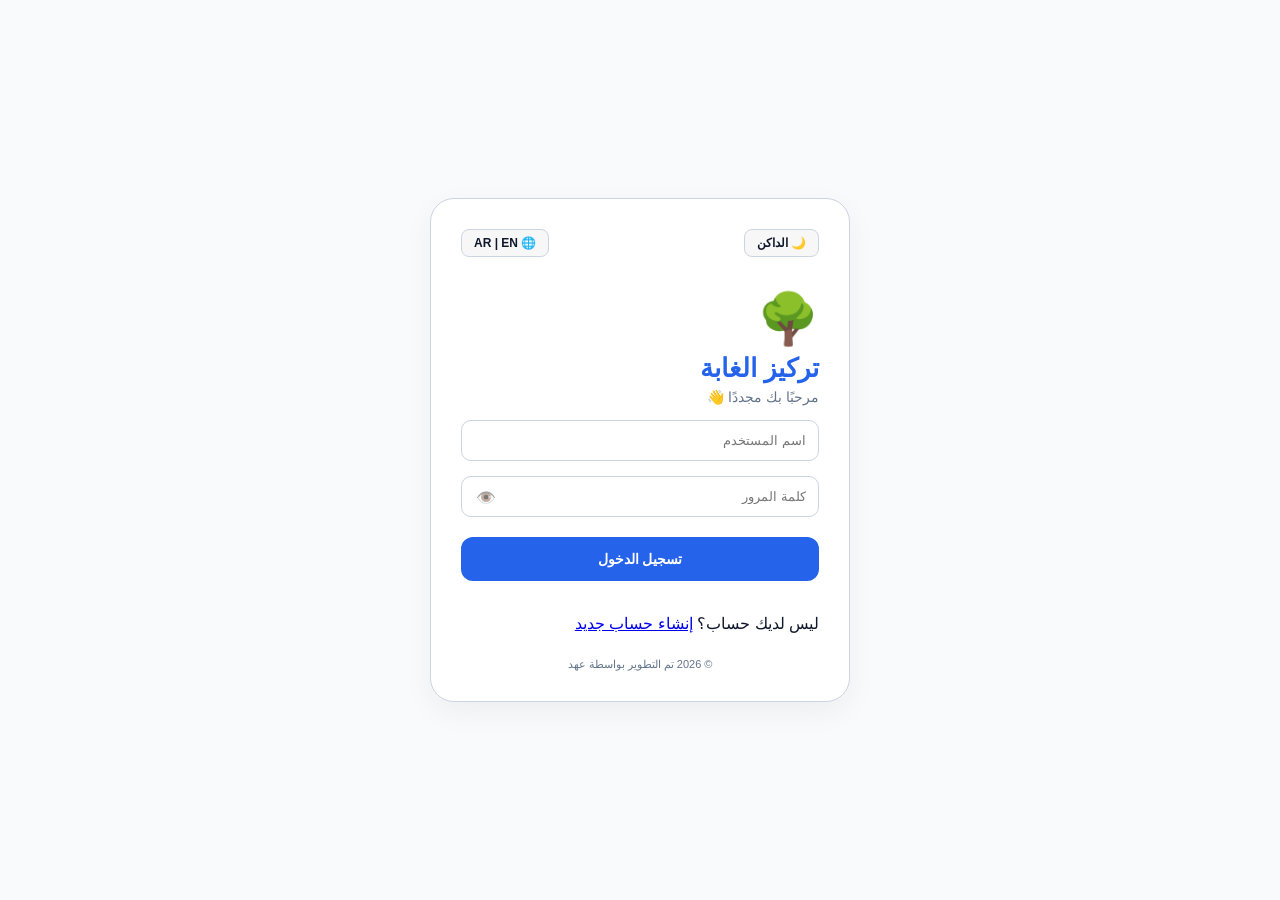
<file: index.html>
<!DOCTYPE html>
<html lang="ar" dir="rtl" id="htmlTag">
<head>
    <meta charset="UTF-8">
    <meta name="viewport" content="width=device-width, initial-scale=1.0">
    <title id="pageTitle">تركيز الغابة | تسجيل الدخول</title>
    <link rel="stylesheet" href="style.css">
    <style>
        #username {
            margin-bottom: 15px !important;
        }
        .input-group-custom {
            position: relative;
            width: 100%;
            margin-bottom: 20px !important;
        }
        .input-group-custom input {
            width: 100%;
            margin-bottom: 0 !important;
            padding-left: 45px !important;
        }
        .toggle-eye {
            position: absolute;
            left: 15px;
            top: 50%;
            transform: translateY(-50%);
            cursor: pointer;
            font-size: 16px;
            z-index: 10;
            opacity: 0.6;
            user-select: none;
        }
        .toggle-eye:hover {
            opacity: 1;
        }
        .top-buttons {
            display: flex;
            justify-content: space-between;
            align-items: center;
            margin-bottom: 15px;
        }
    </style>
</head>
<body>

<div class="login-container">
    <div class="top-buttons">
        <button id="themeToggle" class="action-icon-btn">🌙 الداكن</button>
        <button id="langToggle" class="action-icon-btn">🌐 AR | EN</button>
    </div>

    <div style="font-size: 50px; margin-bottom: 5px;">🌳</div>
    <h1 id="mainTitle">تركيز الغابة</h1>
    <p class="tagline" id="subTitle">مرحبًا بك مجددًا 👋</p>

    <input type="text" id="username" placeholder="اسم المستخدم">

    <div class="input-group-custom">
        <input type="password" id="password" placeholder="كلمة المرور">
        <span id="togglePassword" class="toggle-eye">👁️</span>
    </div>

    <button id="loginBtn">تسجيل الدخول</button>

    <p style="margin-top: 15px;">
        <span id="noAccountText">ليس لديك حساب؟</span>
        <a href="signup.html" id="signupLink">إنشاء حساب جديد</a>
    </p>

    <p class="footer-credit" id="footerText">© 2026 تم التطوير بواسطة عهد</p>
</div>

<script>
    const passwordInput = document.getElementById('password');
    const togglePasswordBtn = document.getElementById('togglePassword');
    const usernameInput = document.getElementById('username');
    const langToggleBtn = document.getElementById('langToggle');

    // إخفاء/إظهار كلمة المرور
    togglePasswordBtn.addEventListener('click', () => {
        if (passwordInput.type === 'password') {
            passwordInput.type = 'text';
            togglePasswordBtn.innerText = '🙈';
        } else {
            passwordInput.type = 'password';
            togglePasswordBtn.innerText = '👁️';
        }
    });

    // ترجمة النصوص
    const translations = {
        ar: {
            title: "تركيز الغابة | تسجيل الدخول",
            mainTitle: "تركيز الغابة",
            subTitle: "مرحبًا بك مجددًا 👋",
            userInput: "اسم المستخدم",
            passInput: "كلمة المرور",
            loginBtn: "تسجيل الدخول",
            noAccount: "ليس لديك حساب؟",
            signupLink: "إنشاء حساب جديد",
            footer: "© 2026 تم التطوير بواسطة عهد",
            invalidErr: "اسم المستخدم أو كلمة المرور غير صحيحة!"
        },
        en: {
            title: "Forest Focus | Login",
            mainTitle: "Forest Focus",
            subTitle: "Welcome Back 👋",
            userInput: "Username",
            passInput: "Password",
            loginBtn: "Login",
            noAccount: "Don't have an account?",
            signupLink: "Create Account",
            footer: "© 2026 Developed by Ahd",
            invalidErr: "Invalid Username or Password!"
        }
    };

    let currentLang = localStorage.getItem('appLang') || 'ar';

    function applyLanguage(lang) {
        currentLang = lang;
        localStorage.setItem('appLang', lang);

        const t = translations[lang];
        document.documentElement.lang = lang;
        document.documentElement.dir = lang === 'ar' ? 'rtl' : 'ltr';

        document.getElementById('pageTitle').innerText = t.title;
        document.getElementById('mainTitle').innerText = t.mainTitle;
        document.getElementById('subTitle').innerText = t.subTitle;
        usernameInput.placeholder = t.userInput;
        passwordInput.placeholder = t.passInput;
        document.getElementById('loginBtn').innerText = t.loginBtn;
        document.getElementById('noAccountText').innerText = t.noAccount;
        document.getElementById('signupLink').innerText = t.signupLink;
        document.getElementById('footerText').innerText = t.footer;

        // تعديل مكان العين بناءً على الاتجاه
        togglePasswordBtn.style.left = lang === 'ar' ? '15px' : 'auto';
        togglePasswordBtn.style.right = lang === 'en' ? '15px' : 'auto';
        passwordInput.style.paddingLeft = lang === 'ar' ? '45px' : '12px';
        passwordInput.style.paddingRight = lang === 'en' ? '45px' : '12px';
    }

    langToggleBtn.addEventListener('click', () => {
        let newLang = currentLang === 'ar' ? 'en' : 'ar';
        applyLanguage(newLang);
    });

    // تسجيل الدخول
    document.getElementById('loginBtn').addEventListener('click', () => {
        const u = usernameInput.value.trim();
        const p = passwordInput.value.trim();
        
        let accounts = JSON.parse(localStorage.getItem('userAccounts')) || {"Guest": "1234"};
        
        if(accounts[u] && accounts[u] === p) {
            localStorage.setItem('currentUser', u);
            window.location.href = 'dashboard.html';
        } else {
            alert(translations[currentLang].invalidErr);
        }
    });

    // المظهر الداكن/الفاتح
    const themeBtn = document.getElementById('themeToggle');
    if (localStorage.getItem('theme') === 'dark') {
        document.body.classList.add('dark-theme');
        themeBtn.innerText = "☀️ الضوء";
    }

    themeBtn.addEventListener('click', () => {
        document.body.classList.toggle('dark-theme');
        const isDark = document.body.classList.contains('dark-theme');
        themeBtn.innerText = isDark ? "☀️ الضوء" : "🌙 الداكن";
        localStorage.setItem('theme', isDark ? 'dark' : 'light');
    });

    // تطبيق اللغة أول ما الصفحة تفتح
    applyLanguage(currentLang);
</script>
</body>
</html>
</file>
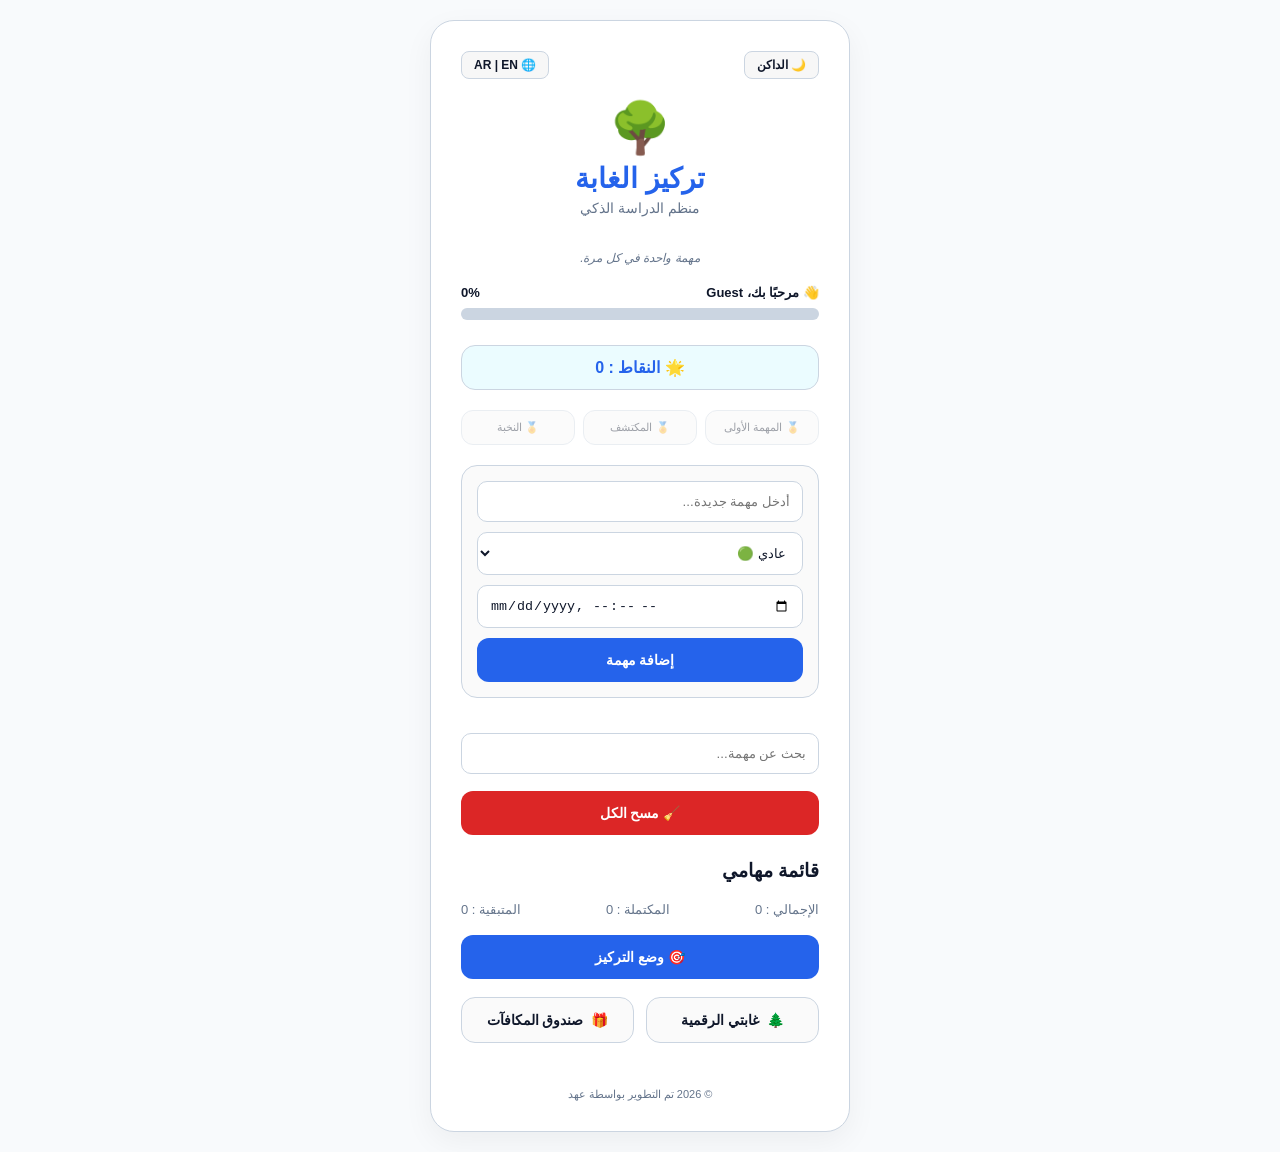
<file: dashboard.html>
<!DOCTYPE html>
<html lang="ar" dir="rtl" id="htmlTag">
<head>
    <meta charset="UTF-8">
    <meta name="viewport" content="width=device-width, initial-scale=1.0">
    <title id="pageTitle">تركيز الغابة | لوحة التحكم</title>
    <link rel="stylesheet" href="style.css">
</head>
<body>

<div class="container">
    <div class="top-bar">
        <button id="themeToggle" class="action-icon-btn">🌙 الداكن</button>
        <button id="langToggle" class="action-icon-btn">🌐 AR | EN</button>
    </div>

    <div class="logo-area">
        <div style="font-size: 50px; margin-bottom: 5px;">🌳</div>
        <h1 id="mainTitle">تركيز الغابة</h1>
        <p class="tagline" id="mainSubtitle">منظم الدراسة الذكي</p>
    </div>

    <p id="quoteText" class="quote-box"></p>

    <div class="progress-section">
        <div class="progress-header">
            <span id="welcomeText">👋 مرحبًا بك</span>
            <span id="progressPercent">0%</span>
        </div>
        <div class="progress-bar-bg">
            <div id="progressBarFill" class="progress-bar-fill"></div>
        </div>
    </div>

    <div class="points-display-card">
        🌟 <span id="pointsLabel">النقاط :</span> <span id="pointsText">0</span>
    </div>

    <div class="badges-row">
        <div id="badge1" class="badge-item">🏅 المهمة الأولى</div>
        <div id="badge2" class="badge-item">🏅 المكتشف</div>
        <div id="badge3" class="badge-item">🏅 النخبة</div>
    </div>

    <div class="input-box">
        <input id="taskInput" type="text" placeholder="أدخل مهمة جديدة...">
        <select id="taskPriority">
            <option id="optNormal" value="🟢">عادي 🟢</option>
            <option id="optMedium" value="🟡">متوسط 🟡</option>
            <option id="optUrgent" value="🔴">عاجل 🔴</option>
        </select>
        <input id="taskDate" type="datetime-local">
        <button id="addBtn">إضافة مهمة</button>
    </div>

    <div class="search-clear-area">
        <input id="searchInput" type="text" placeholder="بحث عن مهمة...">
        <button id="clearAllBtn" class="btn-danger">🧹 مسح الكل</button>
    </div>

    <h3 id="tasksHeading">قائمة مهامي</h3>
    <ul id="taskList"></ul>

    <div style="display:flex; justify-content:space-between; margin-top:20px; font-size:13px; color:var(--muted);">
        <span><span id="statTotal">الإجمالي :</span> <span id="totalTasks">0</span></span>
        <span><span id="statDone">المكتملة :</span> <span id="completedTasks">0</span></span>
        <span><span id="statLeft">المتبقية :</span> <span id="remainingTasks">0</span></span>
    </div>

    <br>
    <a href="focus.html" id="focusModeLink" class="primary-btn" style="text-decoration:none; display:block; text-align:center;">🎯 وضع التركيز</a>
    <br>

    <div class="game-center">
        <button id="openForestBtn" class="game-btn">🌲 <span id="btnForestText">غابتي الرقمية</span></button>
        <button id="openBoxBtn" class="game-btn">🎁 <span id="btnBoxText">صندوق المكافآت</span></button>
    </div>

    <p class="footer-credit" id="footerText">© 2026 تم التطوير بواسطة عهد</p>
</div>

<div id="forestModal" class="modal-overlay">
    <div class="modal-content" style="max-width: 450px; width: 90%;">
        <span id="closeForestBtn" style="position:absolute; top:10px; right:15px; cursor:pointer; font-size:25px;">&times;</span>
        <h3 id="forestTitle">🌲 الغابة الرقمية</h3>
        <p class="tagline" id="forestSubText">شاهد إنجازاتك تتجسد في أشجار</p>

        <div id="forestGrid" class="forest-grid-container"></div>
        
        <h3 id="shopTitle" style="margin-top: 25px;">🛒 متجر الأشجار</h3>
        <div class="game-center">
            <button id="shopBtnTree" class="buy-tree-btn" data-type="tree" data-cost="20">🌳 شجرة (20)</button>
            <button id="shopBtnPine" class="buy-tree-btn" data-type="pine" data-cost="40">🌲 صنوبر (40)</button>
            <button id="shopBtnSakura" class="buy-tree-btn" data-type="sakura" data-cost="60">🌸 ساكورا (60)</button>
            <button id="shopBtnPalm" class="buy-tree-btn" data-type="palm" data-cost="80">🌴 نخيل (80)</button>
        </div>
    </div>
</div>

<div id="rewardBoxModal" class="modal-overlay">
    <div class="modal-content">
        <span id="closeBoxBtn" style="position:absolute; top:10px; right:15px; cursor:pointer; font-size:25px; color:var(--danger); font-weight:bold;">&times;</span>
        <h3 id="boxModalTitle">🎁 صندوق المكافآت</h3>
        <p id="boxSubText" class="tagline">افتح الصندوق للحصول على شجرة عشوائية!</p>
        
        <div id="boxAnimationDisplay" class="box-animation-display">🎁</div>
        <p id="rewardResultText" style="text-align:center; font-weight:bold; margin:15px 0; min-height:20px; color:var(--success);"></p>
        <button id="claimBoxBtn">فتح الصندوق (50 🌟)</button>
    </div>
</div>

<script src="dashboard.js"></script>

<script>
    const langToggleBtn = document.getElementById('langToggle');
    
    const translations = {
        ar: {
            pageTitle: "تركيز الغابة | لوحة التحكم",
            mainTitle: "تركيز الغابة",
            mainSubtitle: "منظم الدراسة الذكي",
            welcome: "👋 مرحبًا بك",
            pointsLabel: "النقاط :",
            badge1: "🏅 المهمة الأولى",
            badge2: "🏅 المكتشف",
            badge3: "🏅 النخبة",
            taskInputPh: "أدخل مهمة جديدة...",
            optNormal: "عادي 🟢",
            optMedium: "متوسط 🟡",
            optUrgent: "عاجل 🔴",
            addBtn: "إضافة مهمة",
            searchInputPh: "بحث عن مهمة...",
            clearAllBtn: "🧹 مسح الكل",
            tasksHeading: "قائمة مهامي",
            statTotal: "الإجمالي :",
            statDone: "المكتملة :",
            statLeft: "المتبقية :",
            focusModeLink: "🎯 وضع التركيز",
            btnForestText: "غابتي الرقمية",
            btnBoxText: "صندوق المكافآت",
            footerText: "© 2026 تم التطوير بواسطة عهد",
            
            forestTitle: "🌲 الغابة الرقمية",
            forestSubText: "شاهد إنجازاتك تتجسد في أشجار",
            shopTitle: "🛒 متجر الأشجار",
            shopBtnTree: "🌳 شجرة (20)",
            shopBtnPine: "🌲 صنوبر (40)",
            shopBtnSakura: "🌸 ساكورا (60)",
            shopBtnPalm: "🌴 نخيل (80)",

            boxModalTitle: "🎁 صندوق المكافآت",
            boxSubText: "افتح الصندوق للحصول على شجرة عشوائية!",
            claimBoxBtn: "فتح الصندوق (50 🌟)"
        },
        en: {
            pageTitle: "Forest Focus | Dashboard",
            mainTitle: "Forest Focus",
            mainSubtitle: "Smart Study Planner",
            welcome: "👋 Welcome",
            pointsLabel: "Points :",
            badge1: "🏅 First Task",
            badge2: "🏅 Explorer",
            badge3: "🏅 Elite",
            taskInputPh: "Enter a new task...",
            optNormal: "Normal 🟢",
            optMedium: "Medium 🟡",
            optUrgent: "Urgent 🔴",
            addBtn: "Add Task",
            searchInputPh: "Search tasks...",
            clearAllBtn: "🧹 Clear All",
            tasksHeading: "My Tasks List",
            statTotal: "Total :",
            statDone: "Completed :",
            statLeft: "Remaining :",
            focusModeLink: "🎯 Focus Mode",
            btnForestText: "My Digital Forest",
            btnBoxText: "Reward Box",
            footerText: "© 2026 Developed by Ahd",
            
            forestTitle: "🌲 Digital Forest",
            forestSubText: "Watch your achievements grow into trees",
            shopTitle: "🛒 Tree Shop",
            shopBtnTree: "🌳 Tree (20)",
            shopBtnPine: "🌲 Pine (40)",
            shopBtnSakura: "🌸 Sakura (60)",
            shopBtnPalm: "🌴 Palm (80)",

            boxModalTitle: "🎁 Reward Box",
            boxSubText: "Open the box to get a random tree!",
            claimBoxBtn: "Open Box (50 🌟)"
        }
    };

    let currentLang = localStorage.getItem('appLang') || 'ar';

    function changeLanguage(lang) {
        currentLang = lang;
        localStorage.setItem('appLang', lang);

        const t = translations[lang];
        document.documentElement.lang = lang;
        document.documentElement.dir = lang === 'ar' ? 'rtl' : 'ltr';

        document.getElementById('pageTitle').innerText = t.pageTitle;
        document.getElementById('mainTitle').innerText = t.mainTitle;
        document.getElementById('mainSubtitle').innerText = t.mainSubtitle;
        
        const currentUser = localStorage.getItem('currentUser') || 'Guest';
        document.getElementById('welcomeText').innerText = `${t.welcome} ${currentUser}`;
        
        document.getElementById('pointsLabel').innerText = t.pointsLabel;
        document.getElementById('badge1').innerText = t.badge1;
        document.getElementById('badge2').innerText = t.badge2;
        document.getElementById('badge3').innerText = t.badge3;

        document.getElementById('taskInput').placeholder = t.taskInputPh;
        document.getElementById('optNormal').innerText = t.optNormal;
        document.getElementById('optMedium').innerText = t.optMedium;
        document.getElementById('optUrgent').innerText = t.optUrgent;
        document.getElementById('addBtn').innerText = t.addBtn;

        document.getElementById('searchInput').placeholder = t.searchInputPh;
        document.getElementById('clearAllBtn').innerText = t.clearAllBtn;

        document.getElementById('tasksHeading').innerText = t.tasksHeading;
        document.getElementById('statTotal').innerText = t.statTotal;
        document.getElementById('statDone').innerText = t.statDone;
        document.getElementById('statLeft').innerText = t.statLeft;

        document.getElementById('focusModeLink').innerText = t.focusModeLink;
        document.getElementById('btnForestText').innerText = t.btnForestText;
        document.getElementById('btnBoxText').innerText = t.btnBoxText;
        document.getElementById('footerText').innerText = t.footerText;

        document.getElementById('forestTitle').innerText = t.forestTitle;
        document.getElementById('forestSubText').innerText = t.forestSubText;
        document.getElementById('shopTitle').innerText = t.shopTitle;
        
        document.getElementById('shopBtnTree').innerText = t.shopBtnTree;
        document.getElementById('shopBtnPine').innerText = t.shopBtnPine;
        document.getElementById('shopBtnSakura').innerText = t.shopBtnSakura;
        document.getElementById('shopBtnPalm').innerText = t.shopBtnPalm;

        document.getElementById('boxModalTitle').innerText = t.boxModalTitle;
        document.getElementById('boxSubText').innerText = t.boxSubText;
        document.getElementById('claimBoxBtn').innerText = t.claimBoxBtn;
    }

    langToggleBtn.addEventListener('click', () => {
        let newLang = currentLang === 'ar' ? 'en' : 'ar';
        changeLanguage(newLang);
    });

    // تنفيذ التغيير فور تحميل كافة العناصر
    window.addEventListener('DOMContentLoaded', () => {
        changeLanguage(currentLang);
    });
</script>

</body>
</html>
</file>
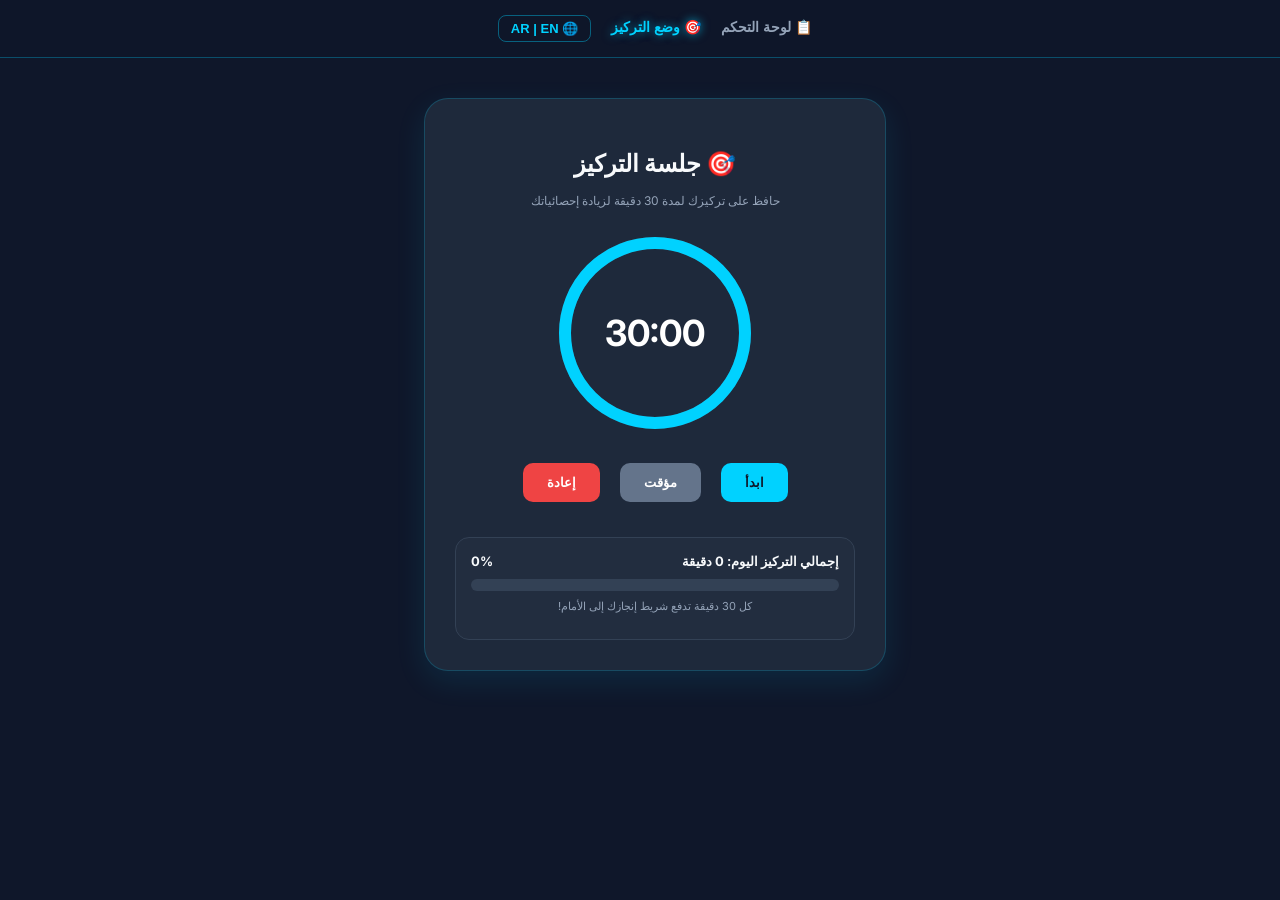
<file: focus.html>
<!DOCTYPE html>
<html lang="ar" dir="rtl" id="htmlTag">
<head>
    <meta charset="UTF-8">
    <meta name="viewport" content="width=device-width, initial-scale=1.0">
    <title id="pageTitle">تركيز الغابة - جلسة التركيز</title>
    <link href="https://fonts.googleapis.com/css2?family=Inter:wght@400;600;700&display=swap" rel="stylesheet">
    <link rel="stylesheet" href="focus.css">
    <style>
        body.dark-theme { background-color: #0F172A; color: #F8FAFC; }
        .navbar {
            background: rgba(15, 23, 42, 0.9);
            border-bottom: 1px solid rgba(0, 210, 255, 0.3);
            display: flex; gap: 20px; padding: 15px; justify-content: center; align-items: center;
        }
        .navbar a { color: #94A3B8; text-decoration: none; font-weight: 600; font-size: 14px; }
        .navbar a.active { color: #00d2ff !important; text-shadow: 0 0 10px rgba(0,210,255,0.6); }

        .lang-btn {
            background: transparent;
            border: 1px solid rgba(0, 210, 255, 0.4);
            color: #00d2ff;
            padding: 5px 12px;
            border-radius: 8px;
            cursor: pointer;
            font-size: 13px;
            font-weight: 600;
            transition: 0.2s;
        }
        .lang-btn:hover {
            background: rgba(0, 210, 255, 0.1);
        }

        .glass-container {
            background: #1E293B; border: 1px solid rgba(0, 210, 255, 0.2);
            padding: 30px; border-radius: 24px; width: 90%; max-width: 400px;
            text-align: center; box-shadow: 0 10px 30px rgba(0, 210, 255, 0.1); margin: 40px auto;
        }
        .timer-btn {
            background: #00d2ff; color: #0F172A; border: none; padding: 12px 24px;
            font-weight: bold; border-radius: 10px; cursor: pointer; transition: 0.2s; margin: 5px;
        }
        .timer-btn:hover { transform: translateY(-2px); box-shadow: 0 0 15px rgba(0,210,255,0.5); }
        .progress-bar-bg { background: #334155; height: 12px; border-radius: 10px; overflow: hidden; margin-top: 10px; }
        .progress-bar-fill { background: #22C55E; height: 100%; width: 0%; transition: width 0.5s ease; box-shadow: 0 0 10px #22C55E; }
    </style>
</head>
<body class="dark-theme">

    <div class="navbar">
        <a href="dashboard.html" id="navDashboard">📋 لوحة التحكم</a>
        <a href="focus.html" class="active" id="navFocus">🎯 وضع التركيز</a>
        <button id="langToggle" class="lang-btn">🌐 AR | EN</button>
    </div>

    <div class="glass-container">
        <h2 id="sessionTitle">🎯 جلسة التركيز</h2>
        <p class="subtitle" id="sessionSubtitle">حافظ على تركيزك لمدة 30 دقيقة لزيادة إحصائياتك</p>

        <div class="circle-timer-wrap">
            <svg class="timer-svg" viewBox="0 0 100 100">
                <circle class="bg-circle" cx="50" cy="50" r="45"></circle>
                <circle id="progressCircle" stroke="#00d2ff" stroke-width="6" fill="transparent" r="45" cx="50" cy="50" stroke-dasharray="283" stroke-dashoffset="0"></circle>
            </svg>
            <div id="timerDisplay">30:00</div>
        </div>

        <div class="control-panel">
            <button id="startBtn" class="timer-btn">ابدأ</button>
            <button id="pauseBtn" class="timer-btn" style="background:#64748B; color:white;">مؤقت</button>
            <button id="resetBtn" class="timer-btn" style="background:#EF4444; color:white;">إعادة</button>
        </div>

        <div class="daily-goals-card" style="margin-top: 30px; text-align: right; background: rgba(255,255,255,0.02); padding: 15px; border-radius: 14px; border: 1px solid #334155;">
            <div style="display: flex; justify-content: space-between; font-size: 13px; font-weight: bold;">
                <span id="sessionsCountLabel">إجمالي التركيز اليوم: 0 دقيقة</span>
                <span id="goalPercentText">0%</span>
            </div>
            <div class="progress-bar-bg">
                <div id="goalBarFill" class="progress-bar-fill"></div>
            </div>
            <p id="footerHint" style="font-size: 11px; color: #94A3B8; margin-top: 8px; text-align: center;">كل 30 دقيقة تدفع شريط إنجازك إلى الأمام!</p>
        </div>
    </div>

    <script>
    const currentUser = localStorage.getItem('currentUser') || 'Guest';
    function getUserKey(name) { return currentUser + "_" + name; }

    let defaultTime = 30 * 60; // 30 دقيقة
    let timeLeft = defaultTime;
    let timer = null;
    let isRunning = false;

    // عناصر الصفحة
    const timerDisplay = document.getElementById('timerDisplay');
    const startBtn = document.getElementById('startBtn');
    const pauseBtn = document.getElementById('pauseBtn');
    const resetBtn = document.getElementById('resetBtn');
    const progressCircle = document.getElementById('progressCircle');
    const langToggle = document.getElementById('langToggle');

    // لغة التطبيق
    let currentLang = localStorage.getItem('appLang') || 'ar';

    const translations = {
        ar: {
            title: "تركيز الغابة - جلسة التركيز",
            navDashboard: "📋 لوحة التحكم",
            navFocus: "🎯 وضع التركيز",
            sessionTitle: "🎯 جلسة التركيز",
            sessionSubtitle: "حافظ على تركيزك لمدة 30 دقيقة لزيادة إحصائياتك",
            startBtn: "ابدأ",
            pauseBtn: "مؤقت",
            resetBtn: "إعادة",
            focusedToday: "إجمالي التركيز اليوم:",
            mins: "دقيقة",
            footerHint: "كل 30 دقيقة تدفع شريط إنجازك إلى الأمام!",
            alertSuccess: "🎉 أحسنتِ! انتهت الجلسة بنجاح وحصلتِ على 5 نقاط وزادت غابتك نمواً! 🌳",
            cardAlign: "right"
        },
        en: {
            title: "Forest Focus - Focus Session",
            navDashboard: "📋 Dashboard",
            navFocus: "🎯 Focus Mode",
            sessionTitle: "🎯 Focus Session",
            sessionSubtitle: "Stay focused for 30 minutes to grow your stats",
            startBtn: "Start",
            pauseBtn: "Pause",
            resetBtn: "Reset",
            focusedToday: "Total Focused Today:",
            mins: "mins",
            footerHint: "Every 30 minutes pushes your progress bar forward!",
            alertSuccess: "🎉 Excellent! Session completed successfully! You earned +5 points! 🌳",
            cardAlign: "left"
        }
    };

    function applyLanguage(lang) {
        currentLang = lang;
        localStorage.setItem('appLang', lang);

        const t = translations[lang];
        document.documentElement.lang = lang;
        document.documentElement.dir = lang === 'ar' ? 'rtl' : 'ltr';

        document.getElementById('pageTitle').innerText = t.title;
        document.getElementById('navDashboard').innerText = t.navDashboard;
        document.getElementById('navFocus').innerText = t.navFocus;
        document.getElementById('sessionTitle').innerText = t.sessionTitle;
        document.getElementById('sessionSubtitle').innerText = t.sessionSubtitle;
        startBtn.innerText = t.startBtn;
        pauseBtn.innerText = t.pauseBtn;
        resetBtn.innerText = t.resetBtn;
        document.getElementById('footerHint').innerText = t.footerHint;

        const card = document.querySelector('.daily-goals-card');
        if (card) card.style.textAlign = t.cardAlign;

        loadStats();
    }

    langToggle.addEventListener('click', () => {
        let newLang = currentLang === 'ar' ? 'en' : 'ar';
        applyLanguage(newLang);
    });

    function updateDisplay() {
        let mins = Math.floor(timeLeft / 60);
        let secs = timeLeft % 60;
        timerDisplay.innerText = `${mins.toString().padStart(2, '0')}:${secs.toString().padStart(2, '0')}`;
        
        let pct = (timeLeft / defaultTime) * 283;
        progressCircle.style.strokeDashoffset = 283 - pct;
    }

    function loadStats() {
        let totalMins = parseInt(localStorage.getItem(getUserKey('totalMinutes')) || '0');
        let goalMinutes = 150; 
        let pct = Math.min(100, Math.round((totalMins / goalMinutes) * 100));
        const t = translations[currentLang];
        
        document.getElementById('goalPercentText').innerText = `${pct}%`;
        document.getElementById('goalBarFill').style.width = `${pct}%`;
        document.getElementById('sessionsCountLabel').innerText = `${t.focusedToday} ${totalMins} ${t.mins}`;
    }

    startBtn.addEventListener('click', () => {
        if (isRunning) return; isRunning = true;
        timer = setInterval(() => {
            if (timeLeft > 0) { 
                timeLeft--; 
                updateDisplay(); 
            } 
            else {
                clearInterval(timer); 
                isRunning = false;
                
                let currentPoints = parseInt(localStorage.getItem(getUserKey('points')) || '0');
                let currentMins = parseInt(localStorage.getItem(getUserKey('totalMinutes')) || '0');
                
                localStorage.setItem(getUserKey('points'), currentPoints + 5);
                localStorage.setItem(getUserKey('totalMinutes'), currentMins + 30);
                
                alert(translations[currentLang].alertSuccess);
                
                timeLeft = defaultTime; 
                updateDisplay(); 
                loadStats();
            }
        }, 1000);
    });

    pauseBtn.addEventListener('click', () => { clearInterval(timer); isRunning = false; });
    resetBtn.addEventListener('click', () => { clearInterval(timer); isRunning = false; timeLeft = defaultTime; updateDisplay(); });

    // تشغيل اللغة الأولية وإلإحصائيات
    applyLanguage(currentLang);
    updateDisplay(); 
</script>

</body>
</html>
</file>
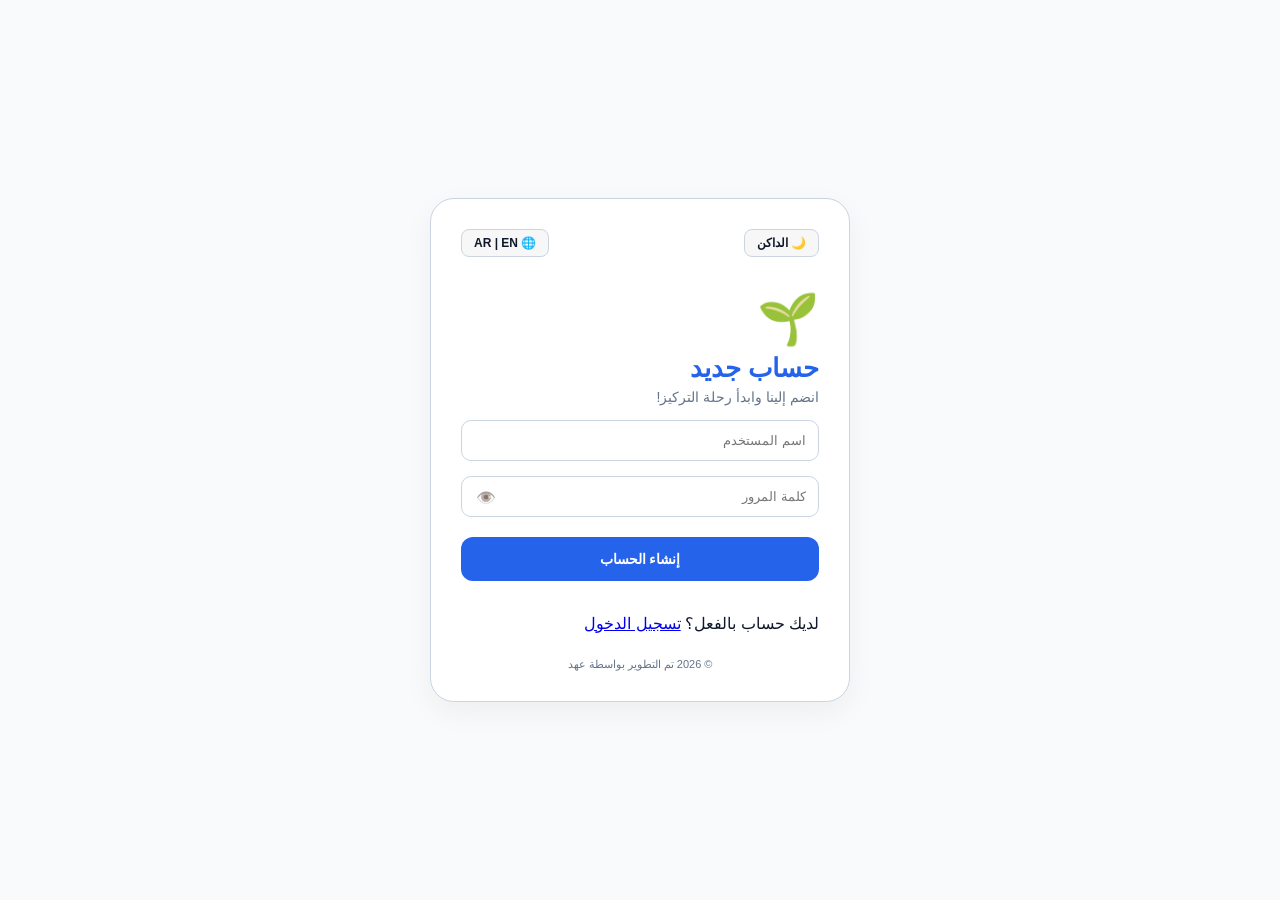
<file: signup.html>
<!DOCTYPE html>
<html lang="ar" dir="rtl" id="htmlTag">
<head>
    <meta charset="UTF-8">
    <meta name="viewport" content="width=device-width, initial-scale=1.0">
    <title id="pageTitle">تركيز الغابة | إنشاء حساب</title>
    <link rel="stylesheet" href="style.css">
    <style>
        #newUsername {
            margin-bottom: 15px !important;
        }
        .input-group-custom {
            position: relative;
            width: 100%;
            margin-bottom: 20px !important;
        }
        .input-group-custom input {
            width: 100%;
            margin-bottom: 0 !important;
            padding-left: 45px !important;
        }
        .toggle-eye {
            position: absolute;
            left: 15px;
            top: 50%;
            transform: translateY(-50%);
            cursor: pointer;
            font-size: 16px;
            z-index: 10;
            opacity: 0.6;
            user-select: none;
        }
        .toggle-eye:hover {
            opacity: 1;
        }
        .top-buttons {
            display: flex;
            justify-content: space-between;
            align-items: center;
            margin-bottom: 15px;
        }
    </style>
</head>
<body>

<div class="login-container">
    <div class="top-buttons">
        <button id="themeToggle" class="action-icon-btn">🌙 الداكن</button>
        <button id="langToggle" class="action-icon-btn">🌐 AR | EN</button>
    </div>

    <div style="font-size: 50px; margin-bottom: 5px;">🌱</div>
    <h1 id="mainTitle">حساب جديد</h1>
    <p class="tagline" id="subTitle">انضم إلينا وابدأ رحلة التركيز!</p>

    <input type="text" id="newUsername" placeholder="اسم المستخدم">

    <div class="input-group-custom">
        <input type="password" id="newPassword" placeholder="كلمة المرور">
        <span id="togglePassword" class="toggle-eye">👁️</span>
    </div>

    <button id="signupBtn">إنشاء الحساب</button>

    <p style="margin-top: 15px;">
        <span id="hasAccountText">لديك حساب بالفعل؟</span>
        <a href="index.html" id="loginLink">تسجيل الدخول</a>
    </p>

    <p class="footer-credit" id="footerText">© 2026 تم التطوير بواسطة عهد</p>
</div>

<script>
    const passwordInput = document.getElementById('newPassword');
    const togglePasswordBtn = document.getElementById('togglePassword');
    const newUsernameInput = document.getElementById('newUsername');
    const langToggleBtn = document.getElementById('langToggle');

    // إخفاء/إظهار كلمة المرور
    togglePasswordBtn.addEventListener('click', () => {
        if (passwordInput.type === 'password') {
            passwordInput.type = 'text';
            togglePasswordBtn.innerText = '🙈';
        } else {
            passwordInput.type = 'password';
            togglePasswordBtn.innerText = '👁️';
        }
    });

    // ترجمة النصوص
    const translations = {
        ar: {
            title: "تركيز الغابة | إنشاء حساب",
            mainTitle: "حساب جديد",
            subTitle: "انضم إلينا وابدأ رحلة التركيز!",
            userInput: "اسم المستخدم",
            passInput: "كلمة المرور",
            signupBtn: "إنشاء الحساب",
            hasAccount: "لديك حساب بالفعل؟",
            loginLink: "تسجيل الدخول",
            footer: "© 2026 تم التطوير بواسطة عهد",
            emptyErr: "من فضلك املأ جميع الحقول!",
            existsErr: "اسم المستخدم موجود بالفعل!",
            successMsg: "تم إنشاء الحساب بنجاح! جاري تحويلك لتسجيل الدخول..."
        },
        en: {
            title: "Forest Focus | Create Account",
            mainTitle: "New Account",
            subTitle: "Join us and start your focus journey!",
            userInput: "Username",
            passInput: "Password",
            signupBtn: "Create Account",
            hasAccount: "Already have an account?",
            loginLink: "Login",
            footer: "© 2026 Developed by Ahd",
            emptyErr: "Please fill all fields!",
            existsErr: "Username already exists!",
            successMsg: "Account created successfully! Redirecting to login..."
        }
    };

    let currentLang = localStorage.getItem('appLang') || 'ar';

    function applyLanguage(lang) {
        currentLang = lang;
        localStorage.setItem('appLang', lang);

        const t = translations[lang];
        document.documentElement.lang = lang;
        document.documentElement.dir = lang === 'ar' ? 'rtl' : 'ltr';

        document.getElementById('pageTitle').innerText = t.title;
        document.getElementById('mainTitle').innerText = t.mainTitle;
        document.getElementById('subTitle').innerText = t.subTitle;
        newUsernameInput.placeholder = t.userInput;
        passwordInput.placeholder = t.passInput;
        document.getElementById('signupBtn').innerText = t.signupBtn;
        document.getElementById('hasAccountText').innerText = t.hasAccount;
        document.getElementById('loginLink').innerText = t.loginLink;
        document.getElementById('footerText').innerText = t.footer;

        // تعديل مكان العين بناءً على الاتجاه
        togglePasswordBtn.style.left = lang === 'ar' ? '15px' : 'auto';
        togglePasswordBtn.style.right = lang === 'en' ? '15px' : 'auto';
        passwordInput.style.paddingLeft = lang === 'ar' ? '45px' : '12px';
        passwordInput.style.paddingRight = lang === 'en' ? '45px' : '12px';
    }

    langToggleBtn.addEventListener('click', () => {
        let newLang = currentLang === 'ar' ? 'en' : 'ar';
        applyLanguage(newLang);
    });

    // إنشاء الحساب
    document.getElementById('signupBtn').addEventListener('click', () => {
        const u = newUsernameInput.value.trim();
        const p = passwordInput.value.trim();
        const t = translations[currentLang];

        if(!u || !p) { alert(t.emptyErr); return; }
        
        let accounts = JSON.parse(localStorage.getItem('userAccounts')) || {};
        if(accounts[u]) { alert(t.existsErr); return; }
        
        accounts[u] = p;
        localStorage.setItem('userAccounts', JSON.stringify(accounts));
        alert(t.successMsg);
        window.location.href = 'index.html';
    });

    // المظهر الداكن/الفاتح
    const themeBtn = document.getElementById('themeToggle');
    if (localStorage.getItem('theme') === 'dark') {
        document.body.classList.add('dark-theme');
        themeBtn.innerText = "☀️ الضوء";
    }

    themeBtn.addEventListener('click', () => {
        document.body.classList.toggle('dark-theme');
        const isDark = document.body.classList.contains('dark-theme');
        themeBtn.innerText = isDark ? "☀️ الضوء" : "🌙 الداكن";
        localStorage.setItem('theme', isDark ? 'dark' : 'light');
    });

    // تطبيق اللغة أول ما الصفحة تفتح
    applyLanguage(currentLang);
</script>
</body>
</html>
</file>
<file: style.css>
* {
    margin: 0;
    padding: 0;
    box-sizing: border-box;
}

:root {
    --bg: #F8FAFC;
    --card: #FFFFFF;
    --text: #0F172A;
    --border: #CBD5E1;
    --primary: #2563EB;
    --success: #16A34A;
    --danger: #DC2626;
    --muted: #64748B;
    --shadow: rgba(0, 0, 0, 0.05);
}

.dark-theme {
    --bg: #0F172A;
    --card: #1E293B;
    --text: #F8FAFC;
    --border: rgba(0, 210, 255, 0.25);
    --primary: #00d2ff;
    --success: #22C55E;
    --danger: #EF4444; 
    --muted: #94A3B8;
    --shadow: rgba(0, 210, 255, 0.15);
}

body {
    font-family: 'Inter', sans-serif;
    background-color: var(--bg);
    color: var(--text);
    display: flex; 
    justify-content: center; 
    align-items: center;
    min-height: 100vh;
    transition: background 0.3s, color 0.3s;
}

/* الحاوية الرئيسية */
.container, .login-container {
    background: var(--card);
    width: 100%; 
    max-width: 420px;
    margin: 20px; 
    border-radius: 24px;
    box-shadow: 0 10px 30px var(--shadow);
    border: 1px solid var(--border);
    padding: 30px;
    display: flex;
    flex-direction: column;
}

/* منع تداخل عناصر الحقول بصفحة الدخول */
.login-container input, .login-container button {
    margin-bottom: 18px !important;
}

.logo-area { text-align: center; margin-bottom: 20px; }
.logo-img { width: 110px; height: 110px; object-fit: contain; margin-bottom: 10px; }
.dark-theme .logo-img { filter: drop-shadow(0 0 15px rgba(0, 210, 255, 0.5)); }

h1 { font-size: 26px; color: var(--primary); margin: 0 0 5px 0; font-weight: 700; }
.dark-theme h1 { text-shadow: 0 0 10px rgba(0,210,255,0.4); }
.tagline { font-size: 13px; color: var(--muted); margin: 0 0 15px 0; }

input[type="text"], input[type="password"], select, input[type="datetime-local"] {
    width: 100%; padding: 12px; border-radius: 10px;
    border: 1px solid var(--border); background: var(--card); color: var(--text); outline: none;
    transition: 0.3s;
}

input:focus, select:focus {
    border-color: var(--primary);
    box-shadow: 0 0 10px rgba(0,210,255,.25);
}

/* الأزرار الافتراضية العريضة */
button, .primary-btn {
    width: 100%; color: white; background: var(--primary); border: none; padding: 14px;
    border-radius: 12px; font-weight: bold; cursor: pointer; transition: 0.2s; font-size: 14px;
}
.dark-theme button:not(.btn-danger):not(.deleteBtn) { box-shadow: 0 0 15px rgba(0, 210, 255, 0.25); }
button:hover { transform: translateY(-2px); filter: brightness(1.08); }

/* أزرار مخصصة لمنع الحجم الضخم */
.action-icon-btn {
    width: auto !important; padding: 6px 12px; background: rgba(0, 0, 0, 0.03);
    border: 1px solid var(--border); border-radius: 8px; font-size: 12px; color: var(--text); cursor: pointer;
}
.dark-theme .action-icon-btn { background: rgba(255, 255, 255, 0.05); }

.top-bar { display: flex; justify-content: space-between; margin-bottom: 20px; width: 100%; }

/* قائمة المهام وعزل زرار السلة 🗑️ */
ul { list-style: none; padding: 0; margin: 0; }
li {
    background: var(--card); border: 1px solid var(--border); padding: 12px 14px; border-radius: 14px; margin-bottom: 10px;
    display: flex; justify-content: space-between; align-items: center; transition: .3s;
}

/* زر الحذف الصغير والمظبوط للمهمة */
.deleteBtn {
    width: auto !important;
    height: auto !important;
    padding: 6px 10px !important;
    border-radius: 8px !important;
    background: var(--danger) !important;
    margin: 0 !important;
    display: inline-flex;
    align-items: center;
    justify-content: center;
}

.checkTask {
    width: 18px !important;
    height: 18px !important;
    cursor: pointer;
}

.btn-danger { background: var(--danger) !important; }
.btn-success { background: var(--success) !important; }

/* خيارات تذكرني وروابط الدخول */
.login-options {
    display: flex; justify-content: space-between; align-items: center; margin-bottom: 18px; font-size: 13px; color: var(--muted);
}
.login-options label { display: flex; align-items: center; gap: 6px; cursor: pointer; }
.login-options input { margin: 0 !important; width: 16px; height: 16px; }
.login-options a, .login-link a { color: var(--primary); text-decoration: none; font-weight: bold; }

/* الغابة النيون المصلحة */
.forest-grid-container { display: grid; grid-template-columns: repeat(5, 1fr); gap: 8px; margin-bottom: 20px; }
.tree-svg-box { aspect-ratio: 1; background: rgba(0,0,0,0.02); border: 1px dashed var(--border); border-radius: 10px; display: flex; justify-content: center; align-items: center; min-height: 52px; font-size: 26px; }
.dark-theme .tree-svg-box { border: 1px solid rgba(0, 210, 255, 0.2); background: rgba(255,255,255,0.02); }

/* باقي التنسيقات */
.quote-box { font-size: 12px; font-style: italic; text-align: center; color: var(--muted); margin-bottom: 20px; }
.points-display-card { background: rgba(0, 210, 255, 0.08); padding: 12px; border-radius: 14px; text-align: center; font-weight: bold; margin-bottom: 20px; border: 1px solid var(--border); color: var(--primary); }
.progress-section { margin-bottom: 25px; }
.progress-header { display: flex; justify-content: space-between; font-size: 13px; font-weight: bold; }
.progress-bar-bg { background: var(--border); height: 12px; border-radius: 10px; overflow: hidden; margin-top: 8px; }
.progress-bar-fill { background: var(--success); height: 100%; width: 0%; transition: width 0.4s ease; }
.badges-row { display: flex; justify-content: space-between; gap: 8px; margin-bottom: 20px; }
.badge-item { flex: 1; text-align: center; font-size: 11px; padding: 10px 4px; background: rgba(0, 0, 0, 0.03); border: 1px solid var(--border); border-radius: 12px; opacity: 0.4; }
.badge-item.unlocked { opacity: 1; background: rgba(34, 197, 94, 0.1); border-color: var(--success); color: var(--success); }
.game-center { display: grid; grid-template-columns: 1fr 1fr; gap: 12px; margin-bottom: 20px; }
.game-btn { padding: 14px; border-radius: 14px; border: 1px solid var(--border); background: rgba(0, 0, 0, 0.02); color: var(--text); font-weight: bold; cursor: pointer; display: flex; align-items: center; justify-content: center; gap: 8px; }
.input-box { background: rgba(0, 0, 0, 0.02); padding: 15px; border-radius: 16px; border: 1px solid var(--border); margin-bottom: 20px; display: flex; flex-direction: column; gap: 10px; }
.dark-theme .input-box { background: rgba(0, 0, 0, 0.15); }
.modal-overlay { display: none; position: fixed; top: 0; left: 0; width: 100%; height: 100%; background: rgba(15, 23, 42, 0.8); z-index: 1000; justify-content: center; align-items: center; }
.modal-content { background: var(--card); color: var(--text); padding: 25px; border-radius: 24px; width: 85%; max-width: 360px; position: relative; border: 1px solid var(--border); }
.footer-credit { font-size: 11px; color: var(--muted); text-align: center; margin-top: 25px; }
.leaf-particle { position: fixed; top: -20px; z-index: 9999; pointer-events: none; font-size: 20px; animation: fall linear forwards; opacity: 0.8; }
@keyframes fall { 0% { transform: translateY(0) rotate(0deg); opacity: 0.8; } 100% { transform: translateY(105vh) rotate(180deg); opacity: 0; } }
.box-animation-display { font-size: 55px; margin: 15px 0; height: 70px; display: flex; justify-content: center; align-items: center; animation: pulse 0.6s infinite alternate; }
@keyframes pulse { 0% { transform: scale(1); } 100% { transform: scale(1.1); } }

/* حل مشكلة تلاصق زرار مسح الكل مع الحقول العلوية */
.search-clear-area {
    display: flex;
    flex-direction: column;
    gap: 12px;
    margin-top: 15px; /* مسافة مريحة من الأعلى */
    margin-bottom: 25px;
}

#clearAllBtn {
    margin-top: 5px !important;
  /* ضمان عدم الالتصاق التام */
}



/* تنسيق شبكة الغابة المودرن المحدثة */
.forest-grid-container {
    display: grid;
    grid-template-columns: repeat(5, 1fr); /* 5 أعمدة متساوية ومنظمة */
    gap: 15px;
    margin: 20px 0;
    padding: 10px;
    background: rgba(255, 255, 255, 0.02);
    border-radius: 16px;
    border: 1px solid rgba(255, 255, 255, 0.05);
}

.tree-svg-box {
    aspect-ratio: 1;
    background: rgba(15, 23, 42, 0.4);
    border: 1px solid rgba(255, 255, 255, 0.1);
    border-radius: 14px;
    display: flex;
    justify-content: center;
    align-items: center;
    min-height: 60px;
    font-size: 30px;
    transition: all 0.4s cubic-bezier(0.175, 0.885, 0.32, 1.275);
    box-shadow: inset 0 2px 4px rgba(0,0,0,0.3);
}

/* شكل الخانة المضيئة والمنبتة أول ما تزرعي فيها شجرة */
.tree-svg-box.planted {
    background: linear-gradient(135deg, rgba(34, 197, 94, 0.15), rgba(0, 210, 255, 0.1)) !important;
    border: 2px solid #22C55E !important;
    box-shadow: 0 0 15px rgba(34, 197, 94, 0.4), inset 0 2px 4px rgba(255,255,255,0.2) !important;
    transform: scale(1.05);
}

/* تأثير حركي خفيف لما الماوس ييجي على شجرة مزروعة */
.tree-svg-box.planted:hover {
    transform: scale(1.12) rotate(5deg);
    box-shadow: 0 0 25px rgba(0, 210, 255, 0.6) !important;
}


.tree-svg-box {
    aspect-ratio: 1;
    background: rgba(0, 0, 0, 0.03);
    border: 2px dashed var(--border);
    border-radius: 12px;
    display: flex;
    justify-content: center;
    align-items: center;
    min-height: 55px;
    font-size: 28px;
    transition: all 0.3s ease;
}

/* التنسيق المشع الفخم للأشجار المزروعة جنب بعضها بانتظام */
.dark-theme .tree-svg-box {
    background: rgba(255, 255, 255, 0.02);
    border: 1px dashed rgba(0, 210, 255, 0.2);
}

.tree-svg-box.planted {
    background: rgba(34, 197, 94, 0.12) !important;
    border: 2px solid var(--success) !important;
    box-shadow: 0 0 10px rgba(34, 197, 94, 0.3);
    animation: popIn 0.3s ease-out;
}

@keyframes popIn {
    0% { transform: scale(0.7); opacity: 0; }
    100% { transform: scale(1); opacity: 1; }
}
/* تنسيق عنوان الصفحة والواجهة بدون لوجو خارجي */
.logo-area {
    text-align: center;
    margin-bottom: 20px;
}

.logo-area h1 {
    font-size: 28px;
    color: var(--primary);
    margin-bottom: 5px;
}

.tagline {
    font-size: 14px;
    color: var(--muted);
}

.badge-icon {
    font-size: 20px;
    opacity: 0.3;
    transition: opacity 0.3s ease, transform 0.3s ease;
}

.badge-icon.unlocked {
    opacity: 1;
    transform: scale(1.1);
}
</file>
<file: focus.css>
/* focus.css - النسخة النهائية للتايمر */
body {
    margin: 0;
    padding: 0;
    font-family: 'Inter', sans-serif;
    background-color: #0F172A;
    color: #F8FAFC;
    display: flex;
    flex-direction: column;
    align-items: center;
    min-height: 100vh;
}

.navbar {
    width: 100%;
    display: flex;
    justify-content: center;
    gap: 20px;
    padding: 15px 0;
}

.navbar a {
    color: #94A3B8;
    text-decoration: none;
    font-weight: 600;
    font-size: 14px;
    padding-bottom: 5px;
}

.glass-container {
    background: #1E293B;
    border: 1px solid #334155;
    padding: 30px;
    border-radius: 24px;
    width: 90%;
    max-width: 400px;
    text-align: center;
    box-shadow: 0 10px 25px rgba(0,0,0,0.2);
}

.subtitle {
    color: #94A3B8;
    font-size: 12px;
    margin-top: -5px;
    margin-bottom: 25px;
}

/* دائرة التايمر الإبداعية */
.circle-timer-wrap {
    position: relative;
    width: 200px;
    height: 200px;
    margin: 0 auto 25px auto;
}

.timer-svg {
    width: 100%;
    height: 100%;
    transform: rotate(-90deg);
}

.bg-circle {
    stroke: #334155;
    stroke-width: 6;
    fill: transparent;
}

#timerDisplay {
    position: absolute;
    top: 50%;
    left: 50%;
    transform: translate(-50%, -50%);
    font-size: 36px;
    font-weight: 700;
    color: #FFFFFF;
}

/* أزرار التحكم بالتايمر */
.control-panel {
    display: flex;
    justify-content: center;
    gap: 10px;
    margin-bottom: 20px;
}

.glow-btn {
    border: none;
    color: white;
    padding: 10px 18px;
    border-radius: 10px;
    font-weight: 600;
    cursor: pointer;
    font-size: 14px;
    transition: 0.2s;
}

.divider {
    border: 0;
    border-top: 1px solid #334155;
    margin: 20px 0;
}

/* الإحصائيات أسفل التايمر */
.focus-stats {
    display: flex;
    flex-direction: column;
    gap: 12px;
    text-align: left;
}

.stat-item {
    display: flex;
    justify-content: space-between;
    font-size: 13px;
}

.stat-label {
    color: #94A3B8;
}

.stat-value {
    font-weight: 600;
    color: #FFFFFF;
}
</file>
